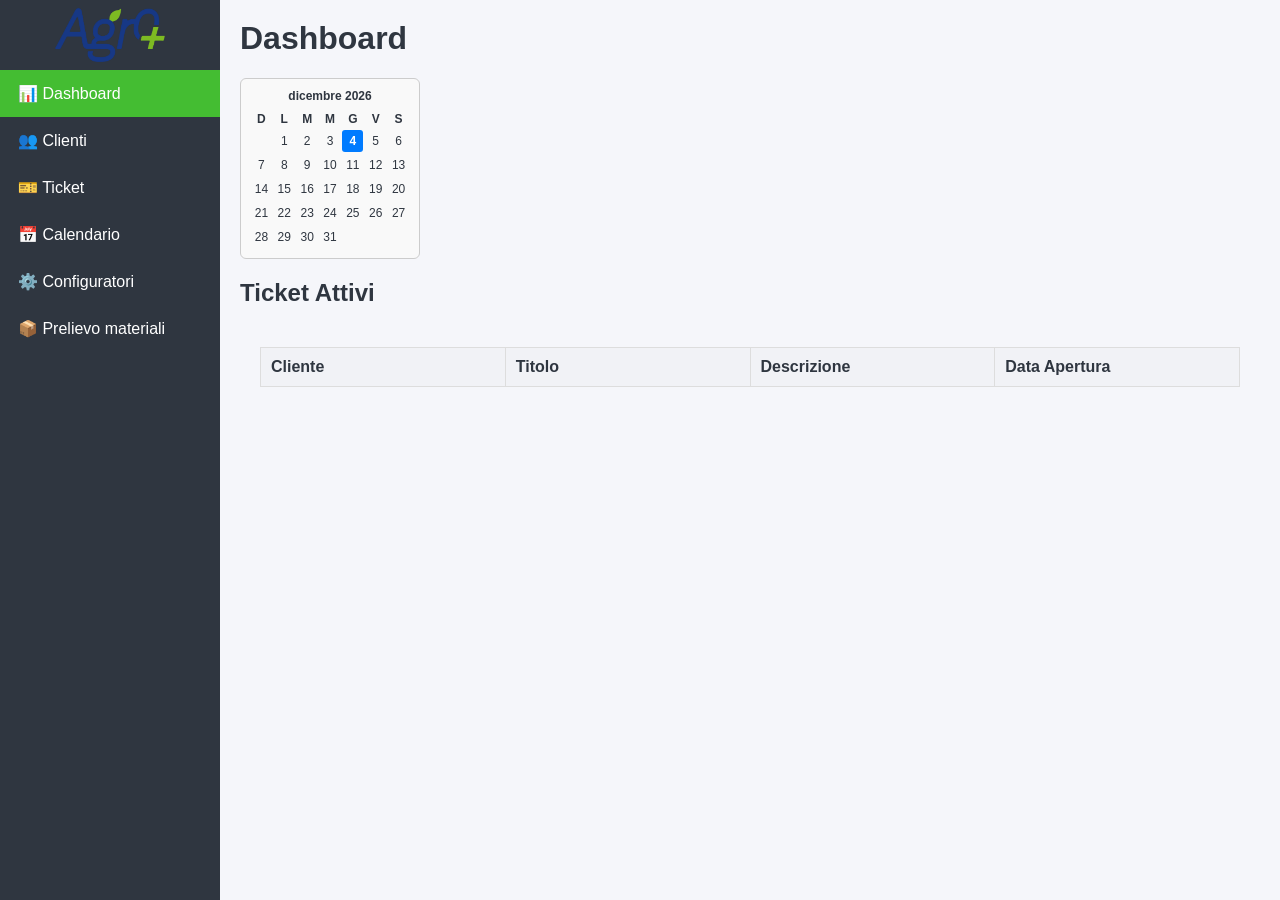
<file: index.html>
<!DOCTYPE html>
<html lang="it">
<head>
<meta charset="UTF-8">
<meta name="viewport" content="width=device-width, initial-scale=1.0">
<title>CRM Dashboard</title>
<link rel="stylesheet" href="css/style.css">
</head>
<body>

<div class="dashboard">

  <div class="sidebar">
    <div class="logo-box">
      <img src="logo.png" alt="Logo azienda">
    </div>

    <ul>
      <li class="active">📊 Dashboard</li>
      <li onclick="location.href='clienti.html'">👥 Clienti</li>
      <li onclick="location.href='ticket.html'">🎫 Ticket</li>
      <li onclick="location.href='calendario.html'">📅 Calendario</li>
      <li onclick="location.href='configuratore.html'">⚙️ Configuratori</li>
      <li onclick="location.href='prelievo.html'">📦 Prelievo materiali</li>
    </ul>
  </div>

  <div class="main">
    <h1>Dashboard</h1>
    <div class="dashboard-header">
      <div id="miniCalendario"></div>
    </div>
    <h2>Ticket Attivi</h2>
    <div class="main">
      <table id="tabellaTicketAttivi" class="table-auto">
        <thead>
          <tr>
            <th>Cliente</th>
            <th>Titolo</th>
            <th>Descrizione</th>
            <th>Data Apertura</th>
          </tr>
        </thead>
        <tbody>
        </tbody>
      </table>
    </div>
  </div>
</div>

<script src="js/index.js"></script>
</body>
</html>
</file>
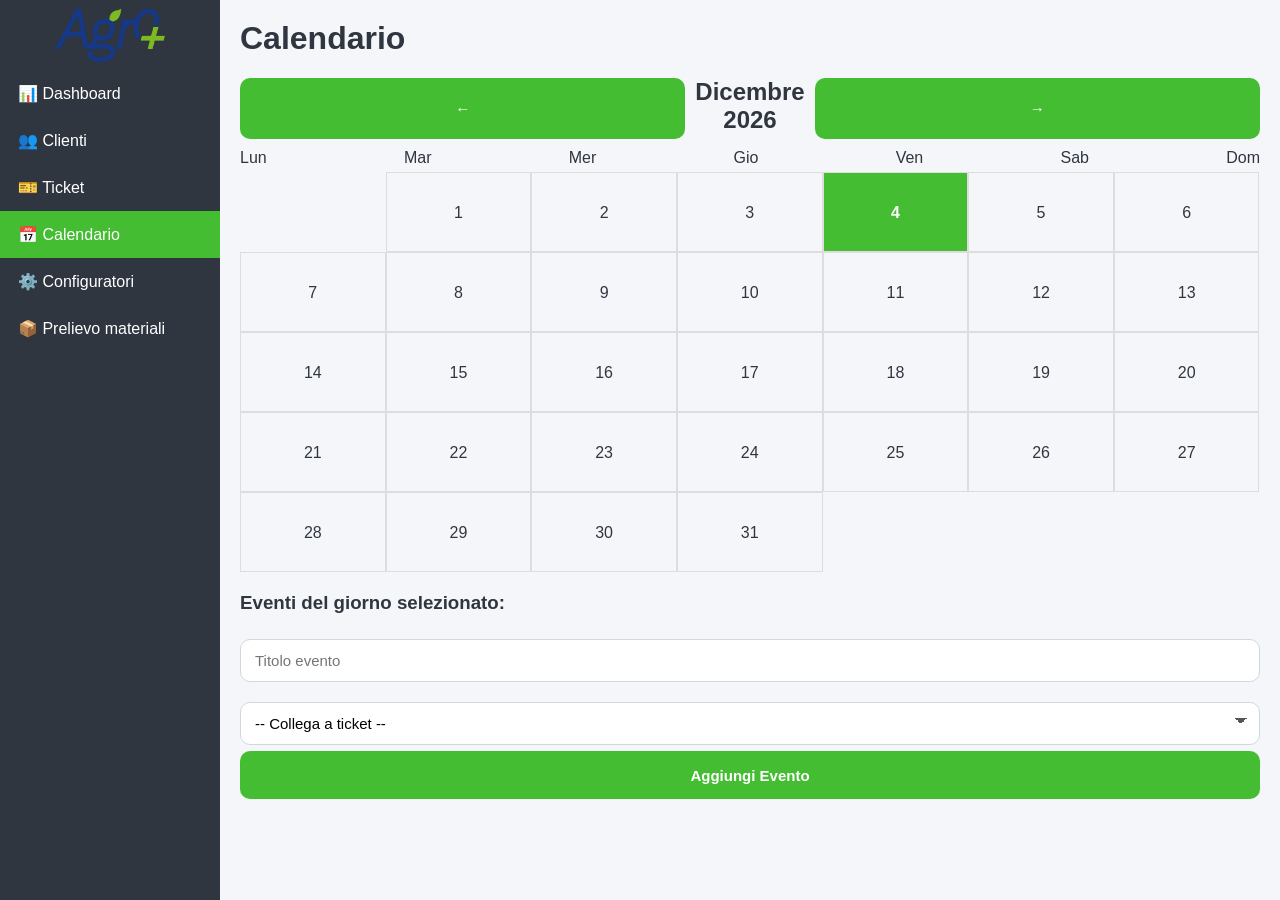
<file: calendario.html>
<!DOCTYPE html>
<html lang="it">
<head>
<meta charset="UTF-8">
<title>CRM Calendario</title>
<meta name="viewport" content="width=device-width, initial-scale=1.0">
<link rel="stylesheet" href="css/style.css">
</head>
<body>

<div class="dashboard">

  <div class="sidebar">
    <div class="logo-box">
      <img src="logo.png" alt="Logo azienda">
    </div>
    <ul>
      <li onclick="location.href='index.html'">📊 Dashboard</li>
      <li onclick="location.href='clienti.html'">👥 Clienti</li>
      <li onclick="location.href='ticket.html'">🎫 Ticket</li>
      <li class="active">📅 Calendario</li>
      <li onclick="location.href='configuratore.html'"> ⚙️ Configuratori</li>
      <li onclick="location.href='prelievo.html'">📦 Prelievo materiali</li>
    </ul>
  </div>

  <!-- Main -->
  <div class="main">
    <div class="sezione active">
      <h1>Calendario</h1>

      <div style="display:flex; justify-content: center; gap:10px; margin-bottom:10px;">
        <button onclick="cambiaMese(-1)">←</button>
        <h2 id="meseAnno" style="text-align:center; margin-bottom:5px;"></h2>
        <button onclick="cambiaMese(1)">→</button>
      </div>

      <div id="giorniSettimana" style="display:flex; justify-content: space-between; margin-top:10px;">
        <div>Lun</div><div>Mar</div><div>Mer</div><div>Gio</div><div>Ven</div><div>Sab</div><div>Dom</div>
      </div>

      <div id="grigliaGiorni" style="display:flex; flex-wrap: wrap; margin-top:5px;"></div>

      <div id="eventiGiorno" style="margin-top:20px;">
        <h3>Eventi del giorno selezionato: <span id="dataSelezionata"></span></h3>
        <ul id="listaEventi"></ul>
        <div style="display:flex; align-items:center; gap:10px; margin-bottom:8px;">
          <input type="text" id="titoloEvento" placeholder="Titolo evento">
        </div>
        <select id="ticketEvento">
          <option value="">-- Collega a ticket --</option>
        </select>
        <button onclick="aggiungiEvento()">Aggiungi Evento</button>
      </div>
    </div>
  </div>

</div>

<script src="js/calendario.js"></script>
</body>
</html>
</file>
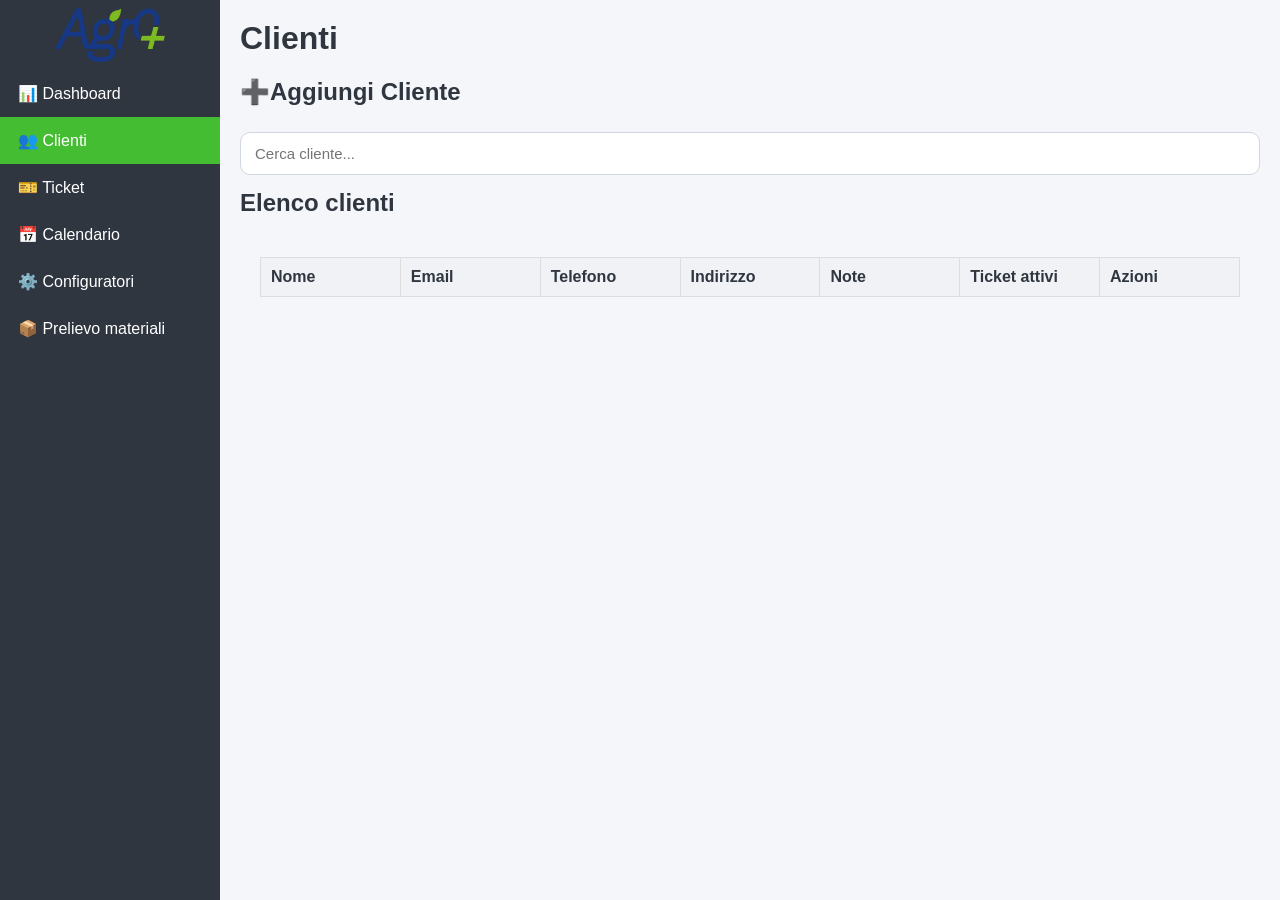
<file: clienti.html>
<!DOCTYPE html>
<html lang="it">
<head>
<meta charset="UTF-8">
<meta name="viewport" content="width=device-width, initial-scale=1.0">
<title>CRM Clienti</title>
<link href="css/style.css" rel="stylesheet">
</head>
<body>
<div class="dashboard">

  <div class="sidebar">
    <div class="logo-box">
      <img src="logo.png" alt="Logo azienda">
    </div>
    <ul>
      <li onclick="location.href='index.html'">📊 Dashboard</li>
      <li class="active">👥 Clienti</li>
      <li onclick="location.href='ticket.html'">🎫 Ticket</li>
      <li onclick="location.href='calendario.html'">📅 Calendario</li>
      <li onclick="location.href='configuratore.html'"> ⚙️ Configuratori</li>
      <li onclick="location.href='prelievo.html'">📦 Prelievo materiali</li>
    </ul>
  </div>

  <div class="main">
    
    <h1>Clienti</h1>
    <h2 id="openModal" style="cursor:pointer;">➕Aggiungi Cliente</h2>
    <div style="display:flex; align-items:center; gap:10px; margin-bottom:8px;">
      <input type="text" id="cerca" placeholder="Cerca cliente..." onkeyup="filtraClienti()">
    </div>
    <div id="modal" class="modal">
      <div class="modal-content">
        <span id="closeModal" class="close">&times;</span>
        <h3>Nuovo Cliente</h3>
        <input type="text" id="nome" placeholder="Nome cliente">
        <input type="text" id="email" placeholder="Email cliente">
        <input type="text" id="telefono" placeholder="Telefono cliente">
        <input type="text" id="indirizzo" placeholder="Indirizzo cliente">
        <input type="text" id="partitaIva" placeholder="P.IVA / C.F. cliente">
        <input type="text" id="note" placeholder="Note cliente">
        <button onclick="aggiungiCliente(); chiudiModal();">Aggiungi nuovo cliente</button>
      </div>
    </div>
    <h2>Elenco clienti</h2>
    <div class="main">
      <table class="table-auto">
        <thead>
          <tr>
            <th>Nome</th>
            <th>Email</th>
            <th>Telefono</th>
            <th>Indirizzo</th>
            <th>Note</th>
            <th>Ticket attivi</th>
            <th>Azioni</th>
          </tr>
        </thead>
        <tbody id="tabellaClienti"></tbody>
      </table>
    </div>
    
  </div>

</div>

<script src="js/main.js"></script>
<script src="js/clienti.js"></script>
<script>
  const modal = document.getElementById("modal");
  const openBtn = document.getElementById("openModal");
  const closeBtn = document.getElementById("closeModal");

  openBtn.onclick = () => { modal.style.display = "block"; };
  closeBtn.onclick = () => { modal.style.display = "none"; };

  window.onclick = (event) => {
    if(event.target === modal) modal.style.display = "none";
  };

  function chiudiModal() {
    modal.style.display = "none";
  }
</script>
</body>
</html>
</file>
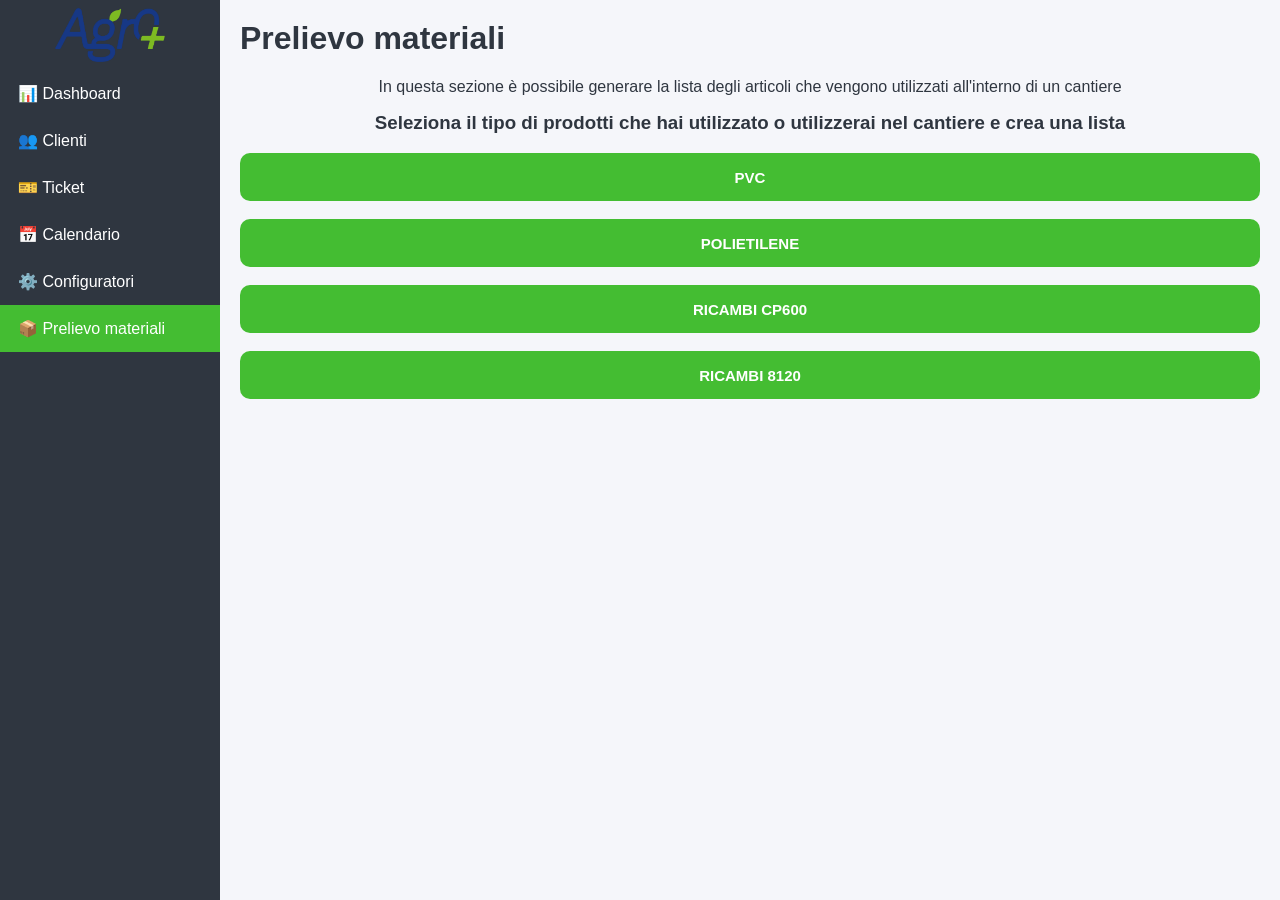
<file: prelievo.html>
<!DOCTYPE html>
<html lang="it">
<head>
<meta charset="UTF-8">
<meta name="viewport" content="width=device-width, initial-scale=1.0">
<title>AGRO+ – Home</title>
<link rel="stylesheet" href="css/style.css">

</head>
<body>

<div class="dashboard">

  <div class="sidebar">
    <div class="logo-box">
      <img src="logo.png" alt="Logo azienda">
    </div>
    <ul>
      <li onclick="location.href='index.html'">📊 Dashboard</li>
      <li onclick="location.href='clienti.html'">👥 Clienti</li>
      <li onclick="location.href='ticket.html'">🎫 Ticket</li>
      <li onclick="location.href='calendario.html'">📅 Calendario</li>
      <li onclick="location.href='configuratore.html'"> ⚙️ Configuratori</li>
      <li class="active">📦 Prelievo materiali</li>
    </ul>
  </div>

  <div class="main">
      <h1>Prelievo materiali</h1>
      <p style="text-align: center">In questa sezione è possibile generare la lista degli
          articoli che vengono utilizzati all'interno di un cantiere</p>
      <h3 style="text-align: center">Seleziona il tipo di prodotti che hai utilizzato
          o utilizzerai nel cantiere e crea una lista</h3>

      <div class="button-container">
          <button onclick="location.href='pvc.html'">PVC</button>
      </div>
      <br>
      <div class="button-container">
          <button onclick="location.href='polietilene.html'">POLIETILENE</button>
      </div>
      <br>
      <div class="button-container">
          <button onclick="location.href='CP600.html'">RICAMBI CP600</button>
      </div>
      <br>
      <div class="button-container">
          <button onclick="location.href='8120.html'">RICAMBI 8120</button>
      </div>
  </div>
</div>
</body>
</file>
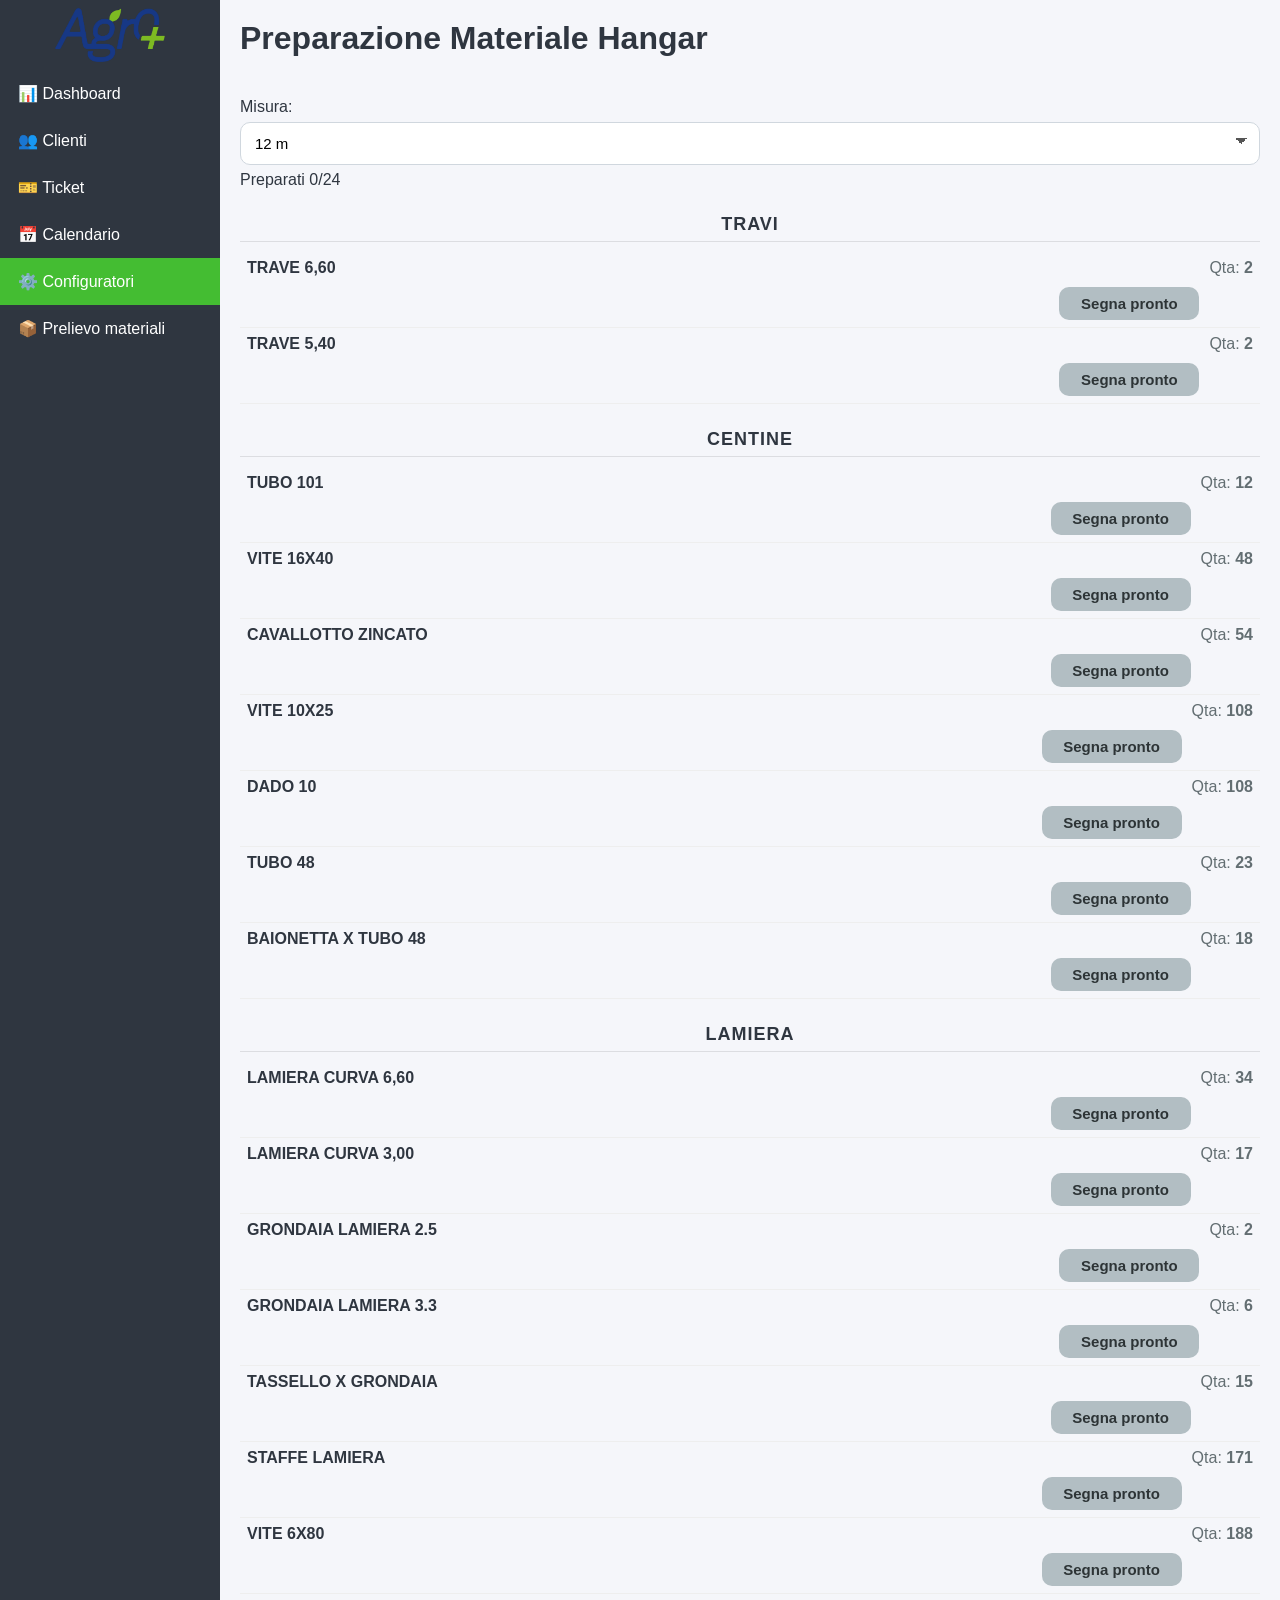
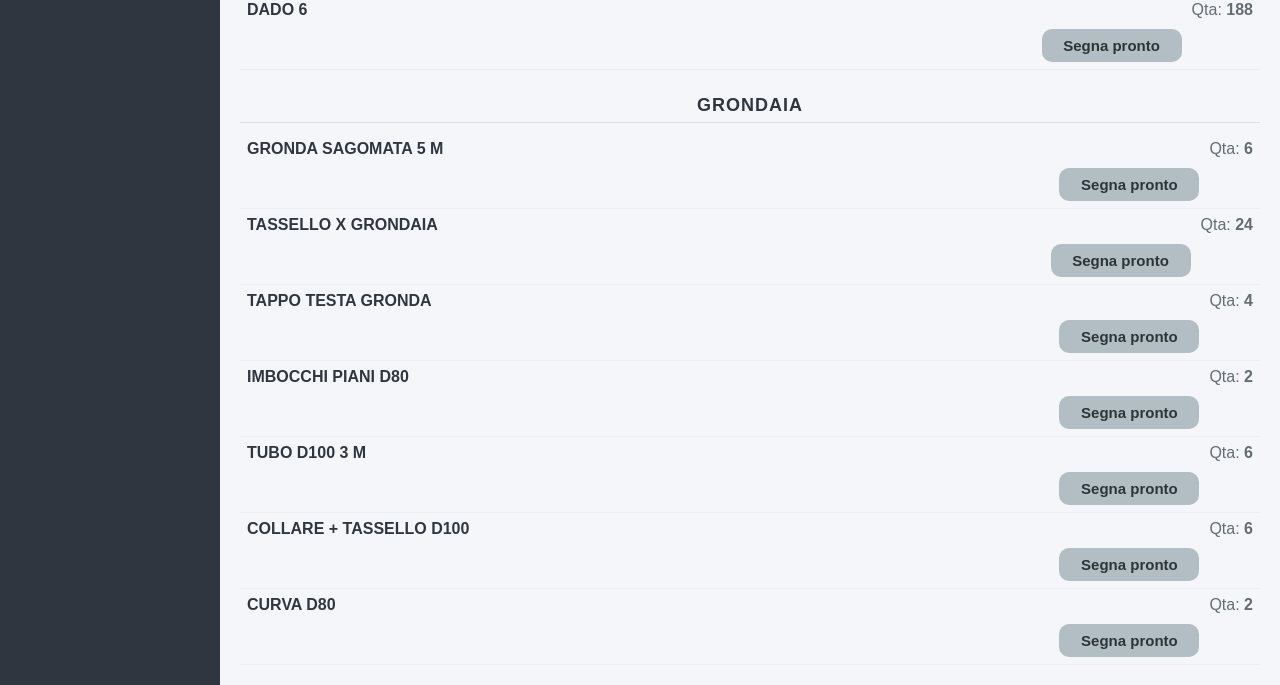
<file: test.html>
<!DOCTYPE html>
<html lang="it">
<head>
  <meta charset="UTF-8">
  <meta name="viewport" content="width=device-width,initial-scale=1">
  <title>Hangar Materiale Completo</title>

  <script defer src="js/test.js"></script>

  <link rel="stylesheet" href="css/style.css">
</head>

<body>

<div class="dashboard">

    <div class="sidebar">
        <div class="logo-box">
          <img src="logo.png" alt="Logo azienda">
        </div>

        <ul>
            <li onclick="location.href='index.html'">📊 Dashboard</li>
            <li onclick="location.href='clienti.html'">👥 Clienti</li>
            <li onclick="location.href='ticket.html'">🎫 Ticket</li>
            <li onclick="location.href='calendario.html'">📅 Calendario</li>
            <li class="active" onclick="location.href='configuratore.html'">⚙️ Configuratori</li>
            <li onclick="location.href='prelievo.html'">📦️ Prelievo materiali</li>
        </ul>
    </div>

  <!-- MAIN -->
  <div class="main">

    <div class="dashboard-header">
      <h1>Preparazione Materiale Hangar</h1>
    </div>

    <label>Misura:</label>
    <select id="size"></select>
    <span id="count"></span>

    <div id="list"></div>

  </div>

</div>

</body>
</html>
</file>
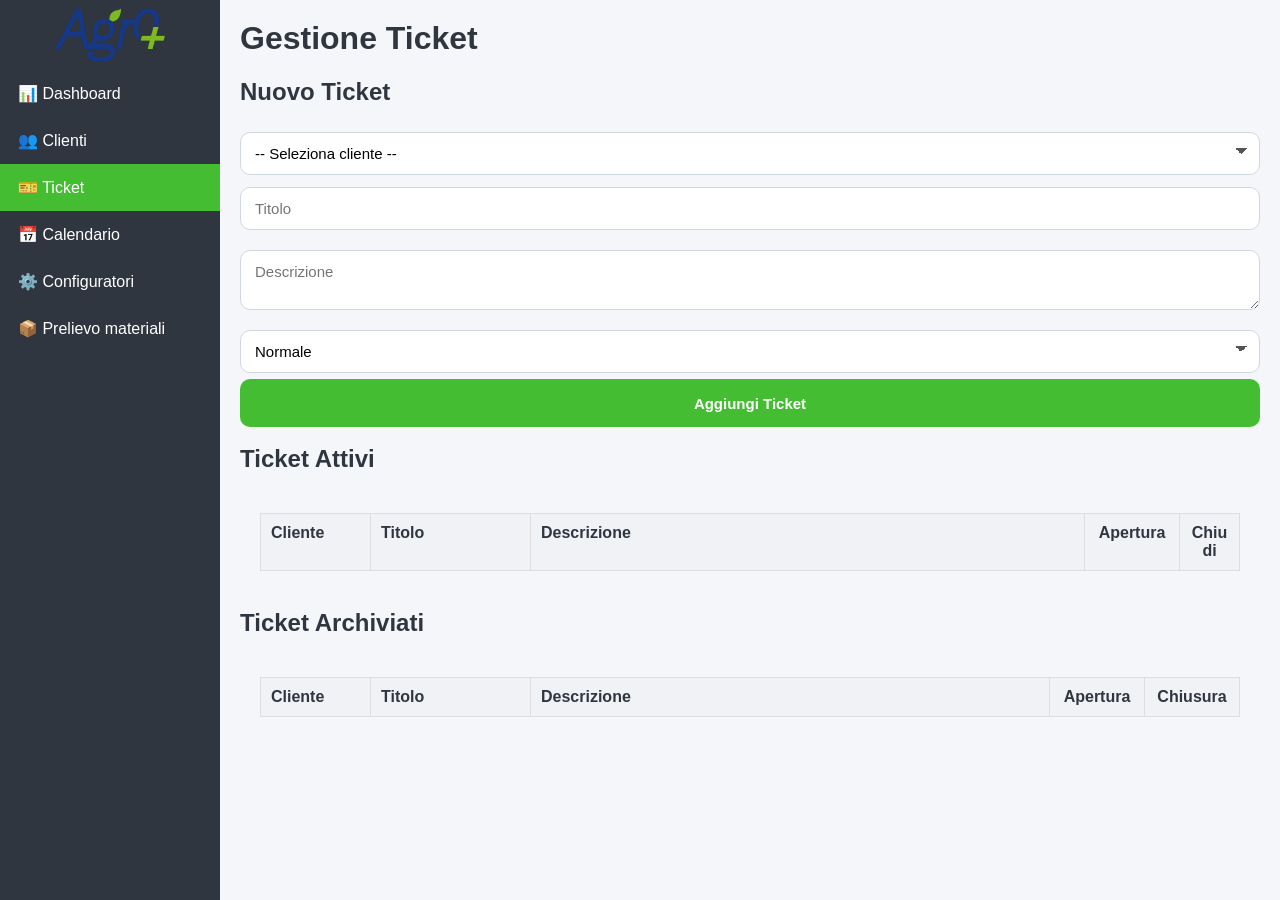
<file: ticket.html>
<!DOCTYPE html>
<html lang="it">
<head>
<meta charset="UTF-8">
<title>CRM Ticket</title>
<meta name="viewport" content="width=device-width, initial-scale=1.0">
<link rel="stylesheet" href="css/style.css">
</head>
<body>

<div class="dashboard">

  <div class="sidebar">
    <div class="logo-box">
      <img src="logo.png" alt="Logo azienda">
    </div>

    <ul>
      <li onclick="location.href='index.html'">📊 Dashboard</li>
      <li onclick="location.href='clienti.html'">👥 Clienti</li>
      <li class="active">🎫 Ticket</li>
      <li onclick="location.href='calendario.html'">📅 Calendario</li>
      <li onclick="location.href='configuratore.html'">⚙️ Configuratori</li>
      <li onclick="location.href='prelievo.html'">📦 Prelievo materiali</li>
    </ul>
  </div>

  <div class="main">

    <h1>Gestione Ticket</h1>

    <h2>Nuovo Ticket</h2>
    <select id="clienteTicket"></select>
    <div style="display:flex; align-items:center; gap:10px; margin-bottom:8px;">
      <input type="text" id="titoloTicket" placeholder="Titolo">
    </div>
    <div style="display:flex; align-items:center; gap:10px; margin-bottom:8px;">
      <textarea id="descrizioneTicket" placeholder="Descrizione"></textarea>
    </div>
    <select id="prioritaTicket">
      <option>Bassa</option>
      <option selected>Normale</option>
      <option>Alta</option>
    </select>
    <button onclick="aggiungiTicket()">Aggiungi Ticket</button>

    <div>
      <br>
      <h2>Ticket Attivi</h2>
      <div class="main">
        <div class="table-wrapper">
          <table class="table-auto">
            <thead>
              <tr>
                <th class="col-cliente">Cliente</th>
                <th class="col-titolo">Titolo</th>
                <th class="col-descrizione">Descrizione</th>
                <th class="col-data">Apertura</th>
                <th class="col-azione">Chiudi</th>
              </tr>
            </thead>
            <tbody id="tabellaTicketAttivi"></tbody>
          </table>
        </div>
      </div>
    </div>

    <div>
      <br>
      <h2>Ticket Archiviati</h2>
      <div class="main">
        <div class="table-wrapper">
          <table class="table-auto">
            <thead>
              <tr>
                <th class="col-cliente">Cliente</th>
                <th class="col-titolo">Titolo</th>
                <th class="col-descrizione">Descrizione</th>
                <th class="col-data">Apertura</th>
                <th class="col-data">Chiusura</th>
              </tr>
            </thead>
            <tbody id="tabellaTicketArchiviati"></tbody>
          </table>
        </div>
      </div>
    </div>
    
  </div>
</div>

<script src="js/ticket.js"></script>
</body>
</html>
</file>
<file: css/style.css>
/* =========================
   RESET BASE
========================= */
*,
*::before,
*::after{
  box-sizing:border-box;
}

html,
body{
  margin:0;
  padding:0;
}

body{
  font-family:Arial, Helvetica, sans-serif;
  background:#f5f6fa;
  color:#2f3640;
}

/* =========================
   LAYOUT
========================= */
.dashboard{
  display:flex;
  min-height:100dvh;
}

.sidebar{
  width:220px;
  background:#2f3640;
  color:#fff;
  display:flex;
  flex-direction:column;
  flex-shrink:0;
}

.main{
  flex:1;
  padding:20px;
  overflow-x:auto;
  overflow-y:auto;
}

/* =========================
   LOGO
========================= */
.logo-box{
  width:220px;
  height:70px;
  padding:8px;
  display:flex;
  align-items:center;
  justify-content:center;
  overflow:hidden;
  flex-shrink:0;
}

.logo-box img{
  display:block;
  max-width:100%;
  max-height:100%;
  width:auto;
  height:auto;
  object-fit:contain;
}

/* =========================
   MENU
========================= */
.sidebar ul{
  list-style:none;
  padding:0;
  margin:0;
  width:100%;
}

.sidebar li{
  padding:14px 18px;
  cursor:pointer;
  display:flex;
  align-items:center;
  gap:10px;
  transition:0.2s ease;
  white-space:nowrap;
}

.sidebar li:hover,
.sidebar li.active{
  background:#44bd32;
}

/* =========================
   TITOLI / HEADER
========================= */
h1,h2,h3{
  margin-top:0;
}

.dashboard-header{
  display:flex;
  justify-content:space-between;
  align-items:flex-start;
  gap:20px;
  margin-bottom:20px;
  flex-wrap:wrap;
}

/* =========================
   TABELLE
========================= */
table{
  width:100%;
  border-collapse:collapse;
}

.table-auto{
  min-width:700px;
  table-layout:fixed;
}

th,
td{
  border:1px solid #ddd;
  padding:10px;
  text-align:left;
  vertical-align:top;
  word-break:break-word;
  overflow-wrap:break-word;
}

th{
  background:#f1f2f6;
}

/* larghezze colonne */
.col-cliente{ width:110px; }
.col-titolo{ width:160px; }
.col-descrizione{ width:auto; }
.col-data{ width:95px; text-align:center; }
.col-azione{ width:60px; text-align:center; }

/* =========================
   FORM
========================= */
input,
select,
textarea,
button{
  font:inherit;
}

input,
select,
textarea{
  width:100%;
  padding:12px 14px;
  margin:6px 0;
  border:1px solid #d0d7de;
  border-radius:10px;
  background:#fff;
  font-size:15px;
  outline:none;
  transition:0.2s ease;
}

input:focus,
select:focus,
textarea:focus{
  border-color:#44bd32;
  box-shadow:0 0 0 3px rgba(68,189,50,.15);
}

/* select */
select{
  appearance:none;
  -webkit-appearance:none;
  -moz-appearance:none;

  background-image:
    linear-gradient(45deg, transparent 50%, #555 50%),
    linear-gradient(135deg, #555 50%, transparent 50%);
  background-position:
    calc(100% - 18px) calc(50% - 3px),
    calc(100% - 12px) calc(50% - 3px);
  background-size:6px 6px;
  background-repeat:no-repeat;

  padding-right:40px;
}

/* =========================
   BUTTON
========================= */
button{
  width:100%;
  min-height:48px;
  padding:12px 18px;
  border:none;
  border-radius:10px;
  background:#44bd32;
  color:#fff;
  font-size:15px;
  font-weight:600;
  cursor:pointer;
  transition:0.2s ease;
}

button:hover{
  background:#4cd137;
}

button:active{
  transform:scale(.98);
}

button:disabled{
  opacity:.6;
  cursor:not-allowed;
}

.btn-delete{
  background:#e84118;
  padding:8px 12px;
}

.btn-delete:hover{
  background:#c23616;
}

/* =========================
   PRIORITY TICKET
========================= */
.ticket-priority{
  font-weight:bold;
  padding:2px 6px;
  border-radius:4px;
  color:#fff;
}

.priority-bassa{ background:#718093; }
.priority-media{ background:#f39c12; }
.priority-alta{ background:#e84118; }

/* =========================
   TOGGLE BUTTON
========================= */
.toggle-btn{
  margin:10px 0;
  padding:8px 12px;
  background:#0984e3;
}

.toggle-btn:hover{
  background:#74b9ff;
}

/* =========================
   MODALE
========================= */
.modal{
  display:none;
  position:fixed;
  inset:0;
  z-index:1000;
  background:rgba(0,0,0,.5);
}

.modal-content{
  background:#fff;
  width:90%;
  max-width:400px;
  margin:10% auto;
  padding:20px;
  border-radius:8px;
  display:flex;
  flex-direction:column;
  gap:10px;
}

.close{
  align-self:flex-end;
  font-size:28px;
  font-weight:bold;
  color:#aaa;
  cursor:pointer;
}

.close:hover{
  color:#000;
}

/* =========================
   RIGHE CONFIGURATORI
========================= */
.riga{
  display:flex;
  align-items:center;
  gap:8px;
  margin-bottom:8px;
}

.riga select{
  min-width:180px;
}

.riga button{
  width:auto;
  min-height:auto;
  padding:8px 10px;
}

/* =========================
   MINI CALENDARIO
========================= */
#miniCalendario{
  width:180px;
  padding:10px;
  background:#f9f9f9;
  border:1px solid #ccc;
  border-radius:6px;
  font-size:12px;
}

#miniCalendario .cal-header{
  text-align:center;
  font-weight:bold;
  margin-bottom:5px;
}

#miniCalendario .cal-days,
#miniCalendario .cal-grid{
  display:grid;
  grid-template-columns:repeat(7,1fr);
  gap:2px;
}

#miniCalendario .cal-cell{
  text-align:center;
  padding:4px 0;
  border-radius:3px;
}

#miniCalendario .today{
  background:#007bff;
  color:#fff;
  font-weight:bold;
}

#miniCalendario .empty{
  background:transparent;
}

#miniCalendario .cal-day{
  font-weight:bold;
}

/* =========================
   LISTE / MATERIALI
========================= */
li.generic-row{
  display:flex;
  gap:10px;
  padding:6px 10px;
  border-bottom:1px solid #e6e6e6;
}

.qty{
  min-width:30px;
  font-weight:bold;
}

.name{
  flex:1;
}

.categoria{
  margin-bottom:20px;
  padding:10px;
  border:1px solid #ddd;
  border-radius:8px;
  background:#fafafa;
}

.categoria strong{
  display:block;
  margin-bottom:8px;
  font-size:16px;
}

.row{
  display:grid;
  grid-template-columns:60px 10px 1fr;
  gap:8px;
  padding:6px;
  border-bottom:1px solid #eee;
}

.code{
  font-family:monospace;
  font-weight:bold;
  color:#444;
}

/* =========================
   SEZIONI
========================= */
.sezione{
  display:none;
}

.sezione.active{
  display:block;
}

/* =========================
   RESPONSIVE TABLET
========================= */
@media (max-width:900px){

  .dashboard{
    flex-direction:column;
  }

  .sidebar{
    width:100%;
    flex-direction:row;
    overflow-x:auto;
  }

  .logo-box{
    width:100px;
    height:52px;
    flex:0 0 100px;
  }

  .sidebar ul{
    display:flex;
    min-width:max-content;
  }

  .sidebar li{
    justify-content:center;
    padding:12px 14px;
  }
}

/* =========================
   RESPONSIVE MOBILE
========================= */
@media (max-width:768px){

  .main{
    padding:14px;
  }

  .logo-box{
    width:90px;
    height:42px;
    padding:4px;
    flex:0 0 90px;
  }

  .logo-box img{
    max-width:82px;
    max-height:34px;
  }

  input,
  select,
  textarea,
  button{
    font-size:16px; /* evita zoom iPhone */
  }

  button{
    min-height:52px;
  }

  .dashboard-header{
    flex-direction:column;
    align-items:stretch;
  }

  #miniCalendario{
    width:100%;
  }

  .col-cliente{ width:90px; }
  .col-titolo{ width:120px; }
  .col-data{ width:80px; }
  .col-azione{ width:50px; }
}

/* =========================
   PARTE UNICAMENTE DEDICATA ALLA PREPARAZIONE MATERIALE HANGAR
========================= */
.material-row{
  display:grid;
  grid-template-columns: 160px 1fr 110px 130px;
  gap:10px;
  padding:7px;
  border-bottom:1px solid #eee;
  align-items:center;
}

/* override bottoni dentro righe materiali */
.material-row button{
  width:auto;
  min-height:auto;
  padding:8px 10px;
}

/* categorie stile compatibile */
.material-row .cat{
  font-size:12px;
  color:#666;
}

/* stati */
.material-row .ready{
  background:#2e7d32;
  color:#fff;
}

.material-row .off{
  background:#ddd;
}

.btn-ready{
  background:#2e7d32;
  color:#fff;
}

.btn-pending{
  background:#b2bec3;
  color:#2d3436;
}

.cat-title{
  text-align:center;
  font-size:18px;
  font-weight:700;
  margin-top:25px;
  margin-bottom:6px;
  color:#2f3640;
  letter-spacing:1px;
}

.cat-sep{
  height:1px;
  background:#dcdde1;
  margin-bottom:10px;
}

.material-row{
  display:grid;
  grid-template-columns: 1fr auto;
  gap:10px;
  align-items:center;
}

/* nome elemento */
.material-name{
  font-weight:600;
  color:#2f3640;
  word-break:break-word;
}

/* quantità */
.material-qty{
  color:#636e72;
  white-space:nowrap;
}

/* bottone sempre allineato */
.material-row button{
  justify-self:end;
  width:auto;
  min-width:140px;
}

/* MOBILE: tutto in colonna */
@media (max-width:768px){

  .material-row{
    grid-template-columns:1fr;
    gap:6px;
  }

  .material-row button{
    width:100%;
  }

  .material-qty{
    font-size:14px;
  }
}

.categoria h4{
    margin-top:18px;
    margin-bottom:6px;
    padding-bottom:4px;
    border-bottom:1px solid #ddd;
    color:#1d3557;
}

.categoria ul{
    margin-top:0;
    margin-bottom:12px;
}

.categoria li{
    margin:4px 0;
}
</file>
